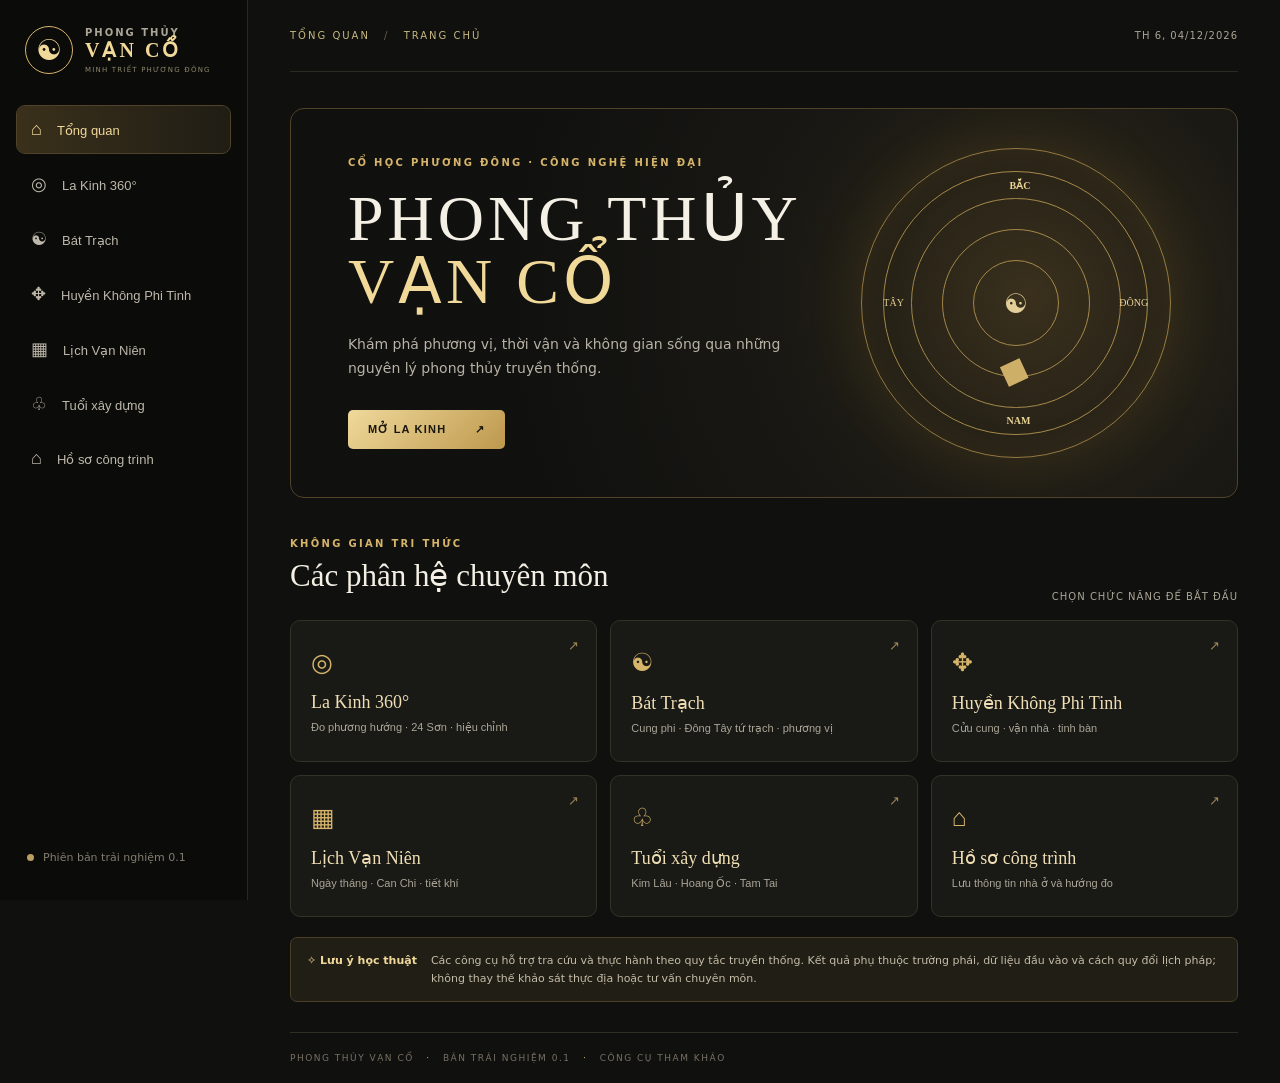
<file: index.html>
<!doctype html>
<html lang="vi">
<head>
<meta charset="utf-8"><meta name="viewport" content="width=device-width,initial-scale=1,viewport-fit=cover"><meta name="theme-color" content="#10100e"><meta name="description" content="Phong Thủy Vạn Cổ – La Kinh, Bát Trạch, Huyền Không và lịch vạn niên.">
<link rel="manifest" href="manifest.webmanifest"><link rel="icon" href="icons/icon-192.png"><link rel="apple-touch-icon" href="icons/icon-192.png"><link rel="stylesheet" href="styles.css"><title>Phong Thủy Vạn Cổ</title>
</head>
<body>
<div class="app-shell">
<aside class="sidebar" id="sidebar"><div class="brand"><div class="brand-mark">☯</div><div><b>PHONG THỦY</b><strong>VẠN CỔ</strong><small>MINH TRIẾT PHƯƠNG ĐÔNG</small></div></div>
<nav id="nav"><button class="nav-item active" data-page="home">⌂ <span>Tổng quan</span></button><button class="nav-item" data-page="compass">◎ <span>La Kinh 360°</span></button><button class="nav-item" data-page="bat-trach">☯ <span>Bát Trạch</span></button><button class="nav-item" data-page="flying">✥ <span>Huyền Không Phi Tinh</span></button><button class="nav-item" data-page="calendar">▦ <span>Lịch Vạn Niên</span></button><button class="nav-item" data-page="age">♧ <span>Tuổi xây dựng</span></button><button class="nav-item" data-page="projects">⌂ <span>Hồ sơ công trình</span></button></nav>
<div class="sidebar-bottom"><div class="status-dot"></div><span>Phiên bản trải nghiệm 0.1</span></div></aside>
<main class="main"><header class="topbar"><button class="menu-btn" id="menuBtn">☰</button><div class="crumb" id="crumb">TỔNG QUAN <span>/</span> TRANG CHỦ</div><div class="top-actions"><span class="today" id="today"></span><button class="gold-outline" id="installBtn" hidden>Cài ứng dụng</button></div></header>
<section id="page-home" class="page active"><div class="hero"><div class="hero-copy"><div class="eyebrow">CỔ HỌC PHƯƠNG ĐÔNG · CÔNG NGHỆ HIỆN ĐẠI</div><h1>PHONG THỦY<br><em>VẠN CỔ</em></h1><p>Khám phá phương vị, thời vận và không gian sống qua những nguyên lý phong thủy truyền thống.</p><button class="gold-btn" data-go="compass">MỞ LA KINH <span>↗</span></button></div><div class="hero-compass"><div class="compass-art"><div class="ring r1"></div><div class="ring r2"></div><div class="ring r3"></div><div class="ring r4"></div><div class="ticks"></div><div class="compass-letters"> <b>BẮC</b><i>ĐÔNG</i><b>NAM</b><i>TÂY</i></div><div class="needle">◆</div><div class="yin">☯</div></div></div></div>
<div class="section-head"><div><div class="eyebrow">KHÔNG GIAN TRI THỨC</div><h2>Các phân hệ chuyên môn</h2></div><span class="muted">CHỌN CHỨC NĂNG ĐỂ BẮT ĐẦU</span></div>
<div class="module-grid"><button class="module-card" data-go="compass"><span class="module-icon">◎</span><b>La Kinh 360°</b><small>Đo phương hướng · 24 Sơn · hiệu chỉnh</small><span class="card-arrow">↗</span></button><button class="module-card" data-go="bat-trach"><span class="module-icon">☯</span><b>Bát Trạch</b><small>Cung phi · Đông Tây tứ trạch · phương vị</small><span class="card-arrow">↗</span></button><button class="module-card" data-go="flying"><span class="module-icon">✥</span><b>Huyền Không Phi Tinh</b><small>Cửu cung · vận nhà · tinh bàn</small><span class="card-arrow">↗</span></button><button class="module-card" data-go="calendar"><span class="module-icon">▦</span><b>Lịch Vạn Niên</b><small>Ngày tháng · Can Chi · tiết khí</small><span class="card-arrow">↗</span></button><button class="module-card" data-go="age"><span class="module-icon">♧</span><b>Tuổi xây dựng</b><small>Kim Lâu · Hoang Ốc · Tam Tai</small><span class="card-arrow">↗</span></button><button class="module-card" data-go="projects"><span class="module-icon">⌂</span><b>Hồ sơ công trình</b><small>Lưu thông tin nhà ở và hướng đo</small><span class="card-arrow">↗</span></button></div>
<div class="notice"><b>✧ Lưu ý học thuật</b><span>Các công cụ hỗ trợ tra cứu và thực hành theo quy tắc truyền thống. Kết quả phụ thuộc trường phái, dữ liệu đầu vào và cách quy đổi lịch pháp; không thay thế khảo sát thực địa hoặc tư vấn chuyên môn.</span></div></section>
<section id="page-compass" class="page"><div class="page-title"><div class="eyebrow">CÔNG CỤ ĐỊNH HƯỚNG</div><h1>La Kinh 360°</h1><p>Đo hướng bằng cảm biến thiết bị hoặc nhập góc đo thủ công.</p></div><div class="two-col"><div class="panel compass-panel"><div class="panel-head"><b>LA BÀN PHƯƠNG VỊ</b><span class="live-tag"><i></i> CẢM BIẾN</span></div><div class="live-compass" id="liveCompass"><div class="dial"><div class="cardinal north">BẮC</div><div class="cardinal east">ĐÔNG</div><div class="cardinal south">NAM</div><div class="cardinal west">TÂY</div><div class="degree d0">0°</div><div class="degree d45">45°</div><div class="degree d90">90°</div><div class="degree d135">135°</div><div class="degree d180">180°</div><div class="degree d225">225°</div><div class="degree d270">270°</div><div class="degree d315">315°</div><div class="dial-needle">▲</div><div class="dial-center">☯</div></div></div><div class="bearing"><strong id="bearingValue">—°</strong><span id="bearingName">Chưa có dữ liệu cảm biến</span></div><div class="button-row"><button class="gold-btn" id="sensorBtn">BẬT LA BÀN</button><button class="subtle-btn" id="calibrateBtn">Hiệu chỉnh</button></div><div class="manual-entry"><label>Hoặc nhập góc phương vị (0–359°)</label><div class="inline-form"><input type="number" id="manualBearing" min="0" max="359" placeholder="Ví dụ: 157"><button class="gold-btn" id="applyBearing">Áp dụng</button></div></div><p class="microcopy" id="sensorHelp">Cảm biến hướng thường cần HTTPS và quyền truy cập. Một số thiết bị không hỗ trợ đo la bàn.</p></div>
<div class="panel"><div class="panel-head"><b>TRA CỨU 24 SƠN</b><span class="muted">VÒNG LA KINH</span></div><div class="mountain-result"><div class="big-degree" id="mountainDegree">—</div><div><b id="mountainName">Chưa xác định</b><small id="mountainElement">Nhập hoặc đo góc để tra cứu</small></div></div><div class="mountain-list" id="mountainList"></div><div class="info-strip">Bắc từ và Bắc thật có thể khác nhau do độ từ thiên địa phương. Cần hiệu chỉnh và kiểm tra nhiễu từ trường trước khi sử dụng.</div></div></div></section>
<section id="page-bat-trach" class="page"><div class="page-title"><div class="eyebrow">MỆNH QUÁI & PHƯƠNG VỊ</div><h1>Bát Trạch Minh Cảnh</h1><p>Tra cứu cung phi theo năm sinh và giới tính. Cần xác định năm sinh âm lịch nếu sinh gần Tết.</p></div><div class="panel form-panel"><div class="form-grid"><label>Năm sinh dương lịch<input id="birthYear" type="number" min="1900" max="2100" placeholder="Ví dụ: 1988"></label><label>Giới tính<select id="birthGender"><option value="male">Nam</option><option value="female">Nữ</option></select></label><label class="wide">Ghi chú<input id="birthNote" placeholder="Ví dụ: ngày sinh trước/sau Tết âm lịch (không bắt buộc)"></label></div><button class="gold-btn" id="calcBatTrach">TÍNH CUNG PHI</button><div id="batTrachResult" class="result-area empty">Nhập năm sinh để xem kết quả.</div></div></section>
<section id="page-flying" class="page"><div class="page-title"><div class="eyebrow">TAM NGUYÊN · CỬU VẬN</div><h1>Huyền Không Phi Tinh</h1><p>Khung nhập dữ liệu lập tinh bàn. Bản trải nghiệm trình bày Cửu cung và dữ liệu đầu vào; chưa thay thế phép lập bàn đã thẩm định theo từng trường phái.</p></div><div class="two-col"><div class="panel"><div class="form-grid"><label>Năm xây dựng / nhập trạch<input id="houseYear" type="number" min="1800" max="2200" placeholder="Ví dụ: 2024"></label><label>Hướng nhà (độ)<input id="houseBearing" type="number" min="0" max="359" placeholder="0–359"></label><label>Trường phái<select id="school"><option value="tamnguyen">Tam Nguyên Phi Tinh</option><option value="other">Trường phái khác (chưa hỗ trợ lập bàn)</option></select></label><label>Thời điểm xác lập vận<select id="periodBasis"><option>Thời điểm xây dựng</option><option>Thời điểm hoàn công</option><option>Thời điểm nhập trạch</option></select></label></div><button class="gold-btn" id="makeFlying">TẠO HỒ SƠ TINH BÀN</button><div id="flyingResult" class="result-area empty">Chưa có dữ liệu tinh bàn.</div></div><div class="panel"><div class="panel-head"><b>MINH HỌA CỬU CUNG</b><span class="muted">LƯỚI 3 × 3</span></div><div class="grid-nine" id="nineGrid"></div><div class="info-strip">Tinh bàn chính xác cần quy tắc xác định vận, tọa–hướng, phân kim và cách an tinh được chọn. Không tự suy diễn khi thiếu dữ liệu.</div></div></div></section>
<section id="page-calendar" class="page"><div class="page-title"><div class="eyebrow">TRA CỨU THỜI GIAN</div><h1>Lịch Vạn Niên</h1><p>Lịch dương và tra cứu ngày. Chuyển đổi âm lịch/Can Chi đầy đủ sẽ được bổ sung sau khi tích hợp thư viện lịch pháp đã kiểm chứng.</p></div><div class="panel calendar-panel"><div class="calendar-top"><button class="subtle-btn" id="prevMonth">‹</button><h2 id="monthLabel"></h2><button class="subtle-btn" id="nextMonth">›</button></div><div class="calendar-grid" id="calendarGrid"></div><div class="selected-date" id="selectedDate"></div></div></section>
<section id="page-age" class="page"><div class="page-title"><div class="eyebrow">THAM KHẢO TUỔI LÀM NHÀ</div><h1>Tuổi xây dựng</h1><p>Tra cứu nhanh các tiêu chí Kim Lâu, Hoang Ốc, Tam Tai theo tuổi mụ và năm dự kiến.</p></div><div class="panel form-panel"><div class="form-grid"><label>Năm sinh<input type="number" id="ageBirth" placeholder="Ví dụ: 1985"></label><label>Năm dự kiến xây<input type="number" id="buildYear" placeholder="Ví dụ: 2027"></label></div><button class="gold-btn" id="calcAge">KIỂM TRA TUỔI</button><div class="result-area empty" id="ageResult">Nhập năm sinh và năm dự kiến xây dựng.</div><p class="microcopy">Cách tính dân gian có nhiều dị bản. Kết quả tham khảo cần đối chiếu quy ước tuổi mụ và trường phái gia đình sử dụng.</p></div></section>
<section id="page-projects" class="page"><div class="page-title"><div class="eyebrow">THƯ VIỆN CÁ NHÂN</div><h1>Hồ sơ công trình</h1><p>Lưu hồ sơ nhà ở, văn phòng, cửa hàng và ghi chú khảo sát trên thiết bị này.</p></div><div class="panel form-panel"><div class="form-grid"><label>Tên công trình<input id="projectName" placeholder="Ví dụ: Nhà ở gia đình"></label><label>Loại công trình<select id="projectType"><option>Nhà ở</option><option>Văn phòng</option><option>Cửa hàng</option><option>Đất / dự án</option><option>Khác</option></select></label><label>Địa chỉ<input id="projectAddress" placeholder="Địa chỉ hoặc khu vực"></label><label>Hướng nhà (độ)<input id="projectBearing" type="number" min="0" max="359" placeholder="0–359"></label><label class="wide">Ghi chú<textarea id="projectNotes" rows="3" placeholder="Thông tin khảo sát, ngày đo, người đo..."></textarea></label></div><button class="gold-btn" id="saveProject">LƯU HỒ SƠ</button><div id="projectList" class="project-list"></div></div></section>
<footer>PHONG THỦY VẠN CỔ <span>·</span> BẢN TRẢI NGHIỆM 0.1 <span>·</span> CÔNG CỤ THAM KHẢO</footer>
</main></div><div id="toast" class="toast"></div><script src="app.js"></script></body></html>
</file>
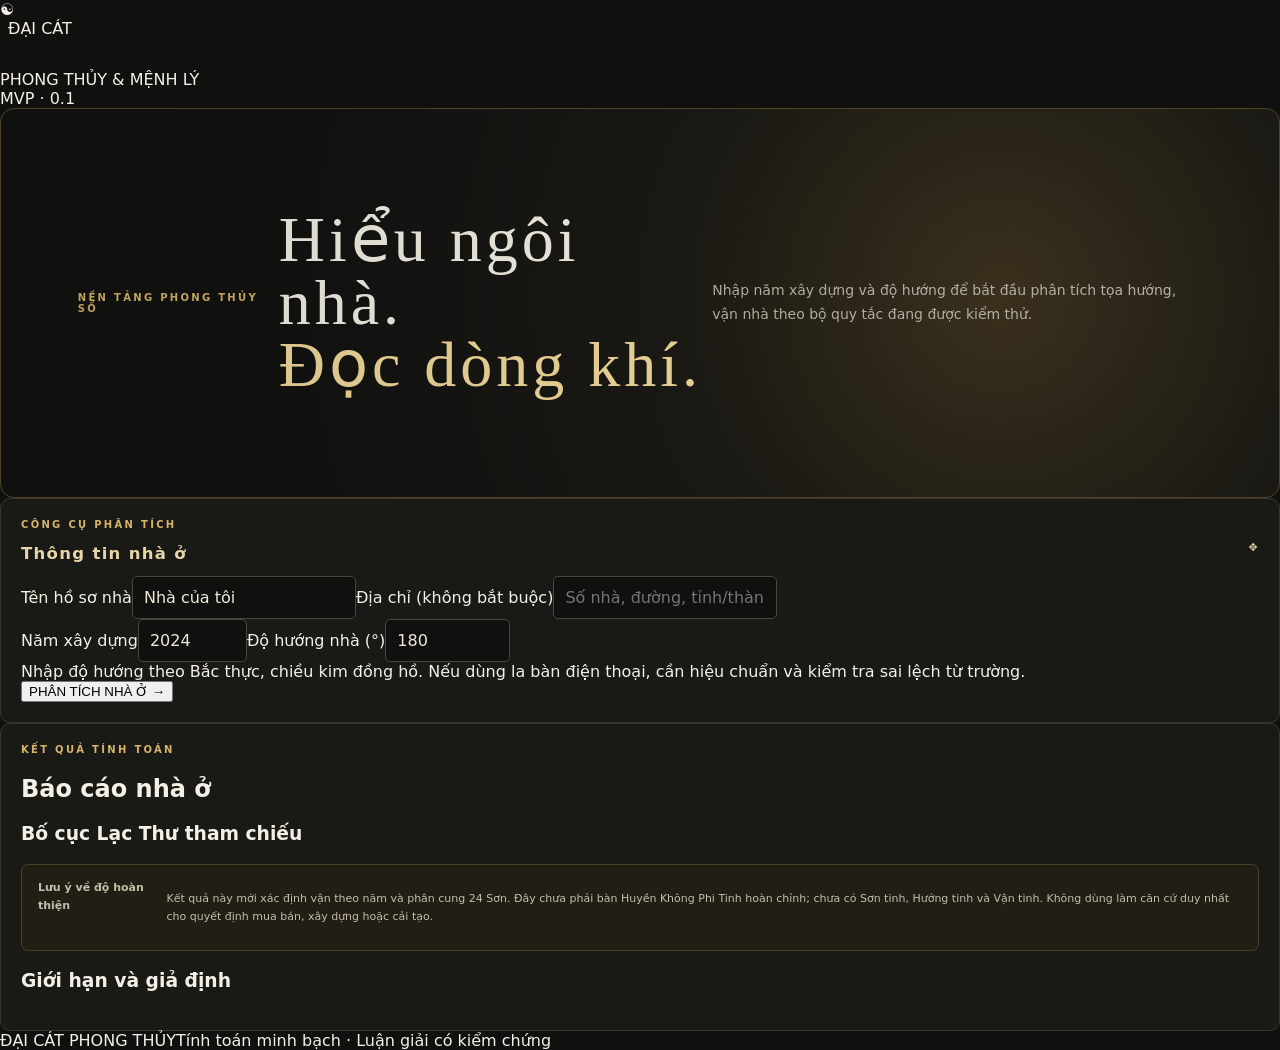
<file: frontend/index.html>
<!doctype html>
<html lang="vi"><head><meta charset="utf-8"><meta name="viewport" content="width=device-width,initial-scale=1"><meta name="theme-color" content="#171511"><title>Đại Cát Phong Thủy</title><link rel="stylesheet" href="/styles.css"></head>
<body><header class="top"><div class="brandmark">☯</div><div><div class="brand">ĐẠI CÁT</div><div class="subbrand">PHONG THỦY & MỆNH LÝ</div></div><span class="tag">MVP · 0.1</span></header>
<main><section class="hero"><div class="eyebrow">NỀN TẢNG PHONG THỦY SỐ</div><h1>Hiểu ngôi nhà.<br><em>Đọc dòng khí.</em></h1><p>Nhập năm xây dựng và độ hướng để bắt đầu phân tích tọa hướng, vận nhà theo bộ quy tắc đang được kiểm thử.</p></section>
<section class="panel"><div class="panel-head"><div><div class="eyebrow">CÔNG CỤ PHÂN TÍCH</div><h2>Thông tin nhà ở</h2></div><span class="compass">✥</span></div>
<form id="analysisForm"><label>Tên hồ sơ nhà<input name="house_name" value="Nhà của tôi" maxlength="160"></label><label>Địa chỉ <span class="optional">(không bắt buộc)</span><input name="address" placeholder="Số nhà, đường, tỉnh/thành"></label><div class="fields"><label>Năm xây dựng<input name="construction_year" type="number" min="1864" max="2083" value="2024" required></label><label>Độ hướng nhà (°)<input name="facing_degrees" type="number" min="0" max="359.99" step="0.1" value="180" required></label></div><div class="hint">Nhập độ hướng theo Bắc thực, chiều kim đồng hồ. Nếu dùng la bàn điện thoại, cần hiệu chuẩn và kiểm tra sai lệch từ trường.</div><button type="submit">PHÂN TÍCH NHÀ Ở <span>→</span></button></form><div id="status" role="status"></div></section>
<section id="result" class="panel result hidden"><div class="eyebrow">KẾT QUẢ TÍNH TOÁN</div><h2 id="resultTitle">Báo cáo nhà ở</h2><div class="metrics" id="metrics"></div><h3>Bố cục Lạc Thư tham chiếu</h3><div id="grid" class="luoshu"></div><div class="notice"><strong>Lưu ý về độ hoàn thiện</strong><p>Kết quả này mới xác định vận theo năm và phân cung 24 Sơn. Đây chưa phải bàn Huyền Không Phi Tinh hoàn chỉnh; chưa có Sơn tinh, Hướng tinh và Vận tinh. Không dùng làm căn cứ duy nhất cho quyết định mua bán, xây dựng hoặc cải tạo.</p></div><h3>Giới hạn và giả định</h3><ul id="limits"></ul></section>
<section class="foot"><span>ĐẠI CÁT PHONG THỦY</span><span>Tính toán minh bạch · Luận giải có kiểm chứng</span></section></main><script src="/app.js"></script></body></html>
</file>
<file: styles.css>
:root{--bg:#10100e;--panel:#191916;--panel2:#20201b;--gold:#d6b46a;--gold2:#f1d99a;--line:#38352a;--muted:#aaa596;--text:#f4f0e5}*{box-sizing:border-box}body{margin:0;background:var(--bg);color:var(--text);font-family:Inter,ui-sans-serif,system-ui,-apple-system,"Segoe UI",sans-serif}.app-shell{min-height:100vh}.sidebar{width:248px;position:fixed;inset:0 auto 0 0;background:#0b0b09;border-right:1px solid #29271f;padding:26px 17px;display:flex;flex-direction:column;z-index:5}.brand{display:flex;gap:12px;align-items:center;padding:0 8px 32px}.brand-mark{width:48px;height:48px;border:1px solid var(--gold);border-radius:50%;display:grid;place-items:center;color:var(--gold2);font-size:29px}.brand b,.brand strong,.brand small{display:block;letter-spacing:2px}.brand b{font-size:10px;color:var(--muted)}.brand strong{font-family:Georgia,serif;font-size:20px;color:var(--gold2);letter-spacing:3px}.brand small{font-size:7px;color:#8f886f;margin-top:4px;letter-spacing:1.2px}nav{display:grid;gap:7px}.nav-item{border:0;background:transparent;color:#bdb8aa;text-align:left;padding:13px 14px;border-radius:8px;font-size:18px;cursor:pointer}.nav-item span{font-size:13px;margin-left:10px}.nav-item:hover,.nav-item.active{background:linear-gradient(90deg,#3a301b,#201d15);color:var(--gold2);outline:1px solid #514329}.sidebar-bottom{margin-top:auto;color:#827d70;font-size:11px;display:flex;gap:9px;align-items:center;padding:10px}.status-dot,.live-tag i{width:7px;height:7px;border-radius:50%;background:#b9a05e;display:inline-block}.main{margin-left:248px;min-height:100vh;padding:0 42px;max-width:1600px}.topbar{height:72px;border-bottom:1px solid #2b2921;display:flex;align-items:center;justify-content:space-between}.crumb{font-size:10px;letter-spacing:2px;color:#c7b982}.crumb span{color:#665f4d;margin:0 9px}.top-actions{display:flex;gap:15px;align-items:center}.today,.muted{font-size:10px;color:var(--muted);letter-spacing:1px}.menu-btn{display:none;background:none;color:var(--gold);border:0;font-size:22px}.page{display:none;padding:36px 0 30px}.page.active{display:block}.hero{min-height:390px;border:1px solid #514329;border-radius:14px;overflow:hidden;position:relative;background:radial-gradient(circle at 78% 48%,#3b311d 0,#1a1914 32%,#11110f 68%);display:flex;align-items:center;padding:48px 6%}.hero:after{content:"";position:absolute;inset:0;background:linear-gradient(90deg,rgba(12,12,10,.12),transparent);pointer-events:none}.hero-copy{position:relative;z-index:2;max-width:480px}.eyebrow{font-size:10px;letter-spacing:2.3px;color:var(--gold);font-weight:700}.hero h1{font:normal clamp(38px,5vw,66px)/.98 Georgia,serif;letter-spacing:4px;margin:20px 0}.hero h1 em{font-style:normal;color:var(--gold2)}.hero p,.page-title p{color:#b8b3a6;line-height:1.7;font-size:14px;max-width:490px}.gold-btn{background:linear-gradient(135deg,#f0d99b,#bd984d);border:0;border-radius:5px;padding:13px 20px;color:#1a160c;font-weight:800;font-size:11px;letter-spacing:1.2px;cursor:pointer}.gold-btn:hover{filter:brightness(1.08)}.hero .gold-btn{margin-top:15px}.hero .gold-btn span{margin-left:24px}.hero-compass{position:absolute;right:7%;top:50%;transform:translateY(-50%)}.compass-art{width:min(34vw,310px);height:min(34vw,310px);border:1px solid #9a7d42;border-radius:50%;display:grid;place-items:center;position:relative;box-shadow:0 0 60px #b58d3820,inset 0 0 35px #b58d381c}.ring{position:absolute;border:1px solid #a98c4c;border-radius:50%}.r1{inset:7%}.r2{inset:16%}.r3{inset:26%}.r4{inset:36%}.compass-letters{position:absolute;inset:0;color:var(--gold2);font:10px Georgia}.compass-letters b,.compass-letters i{position:absolute;font-style:normal}.compass-letters b:first-child{top:10%;left:48%}.compass-letters i:nth-child(2){right:7%;top:48%}.compass-letters b:nth-child(3){bottom:10%;left:47%}.compass-letters i:last-child{left:7%;top:48%}.needle{color:#d4b46b;font-size:40px;transform:rotate(20deg)}.yin{position:absolute;color:#e8d49d;font-size:27px}.section-head{display:flex;align-items:end;justify-content:space-between;margin:40px 0 18px}.section-head h2,.page-title h1{font:normal 31px Georgia,serif;margin:8px 0}.module-grid{display:grid;grid-template-columns:repeat(3,1fr);gap:13px}.module-card{position:relative;text-align:left;background:var(--panel);border:1px solid #343126;border-radius:10px;padding:20px;color:var(--text);min-height:142px;cursor:pointer}.module-card:hover{border-color:#b89a5a;transform:translateY(-2px)}.module-icon{display:block;font-size:25px;color:var(--gold);margin-bottom:15px}.module-card b{display:block;font:normal 18px Georgia,serif;color:#f0dfb4}.module-card small{display:block;color:#aaa596;margin-top:8px;font-size:11px}.card-arrow{position:absolute;right:17px;top:17px;color:#9d8756}.notice,.info-strip{background:#211e15;border:1px solid #4a3e25;color:#c5bda9;padding:14px 16px;border-radius:7px;font-size:11px;line-height:1.6}.notice{margin-top:20px;display:flex;gap:14px}.notice b{color:var(--gold2);white-space:nowrap}.page-title{margin-bottom:25px}.page-title h1{font-size:38px}.two-col{display:grid;grid-template-columns:1fr 1fr;gap:17px}.panel{background:var(--panel);border:1px solid #38352a;border-radius:10px;padding:20px}.panel-head{display:flex;justify-content:space-between;align-items:center;font-size:11px;letter-spacing:1.3px;color:#e7d5a8}.live-tag{font-size:9px;color:#aaa18d}.live-tag i{margin-right:6px}.live-compass{display:grid;place-items:center;padding:20px}.dial{width:min(100%,300px);aspect-ratio:1;border-radius:50%;border:1px solid #b99a55;position:relative;background:repeating-conic-gradient(from 0deg,#3b3321 0deg 1deg,#171713 1deg 5deg);box-shadow:inset 0 0 0 9px #191916,inset 0 0 0 10px #88703c}.dial:before,.dial:after{content:"";position:absolute;border:1px solid #8e7542;border-radius:50%;inset:12%}.dial:after{inset:26%}.cardinal{position:absolute;color:var(--gold2);font:12px Georgia;z-index:2}.north{top:7%;left:45%}.east{right:5%;top:47%}.south{bottom:7%;left:45%}.west{left:5%;top:47%}.degree{position:absolute;color:#b9a36e;font-size:9px}.d0{top:18%;left:49%}.d45{top:29%;right:22%}.d90{right:16%;top:49%}.d135{bottom:28%;right:22%}.d180{bottom:18%;left:49%}.d225{bottom:28%;left:22%}.d270{left:16%;top:49%}.d315{top:29%;left:22%}.dial-needle{position:absolute;top:23%;left:46%;font-size:36px;color:#e3c578;transform-origin:50% 105%;z-index:3;text-shadow:0 2px 8px #000}.dial-center{position:absolute;inset:42%;border:1px solid var(--gold);border-radius:50%;display:grid;place-items:center;color:var(--gold2);font-size:24px;background:#11110f;z-index:4}.bearing{text-align:center;display:flex;flex-direction:column;gap:3px}.bearing strong{font:40px Georgia;color:var(--gold2)}.bearing span{font-size:11px;color:var(--muted)}.button-row{display:flex;justify-content:center;gap:9px;margin:16px 0}.subtle-btn,.gold-outline{background:transparent;border:1px solid #655638;color:#d7c28e;border-radius:5px;padding:10px 14px;cursor:pointer;font-size:11px}.manual-entry{border-top:1px solid #373329;padding-top:15px}.manual-entry label,.form-grid label{display:flex;flex-direction:column;gap:8px;color:#c8c1b1;font-size:11px}.inline-form{display:flex;gap:8px;margin-top:8px}.inline-form input{flex:1}.microcopy{font-size:10px;line-height:1.5;color:#918b7d}.input, input,select,textarea{background:#10100e;border:1px solid #4a4639;color:#eee8d9;border-radius:5px;padding:11px;font:inherit;min-width:0}input:focus,select:focus,textarea:focus{outline:1px solid var(--gold)}.mountain-result{display:flex;align-items:center;gap:15px;padding:20px 0}.big-degree{font:44px Georgia;color:var(--gold2)}.mountain-result b,.mountain-result small{display:block}.mountain-result small{color:var(--muted);font-size:11px;margin-top:5px}.mountain-list{display:grid;grid-template-columns:repeat(4,1fr);gap:5px;margin-bottom:15px}.mountain-chip{padding:8px 4px;border:1px solid #49412e;border-radius:4px;text-align:center;font-size:10px;color:#c8b57e}.mountain-chip.active{background:#574522;color:#fff0c4}.form-panel{max-width:850px}.form-grid{display:grid;grid-template-columns:1fr 1fr;gap:17px;margin-bottom:20px}.form-grid .wide{grid-column:1/-1}.result-area{margin-top:20px;border-top:1px solid #39352b;padding-top:17px;line-height:1.7;font-size:13px}.result-area.empty{color:#8e897c;font-size:12px}.result-highlight{color:var(--gold2);font:22px Georgia;margin-bottom:8px}.result-area ul{padding-left:19px;color:#c9c2b4}.grid-nine{display:grid;grid-template-columns:repeat(3,1fr);gap:5px;margin:20px 0}.palace{aspect-ratio:1;background:#242218;border:1px solid #645333;display:flex;flex-direction:column;align-items:center;justify-content:center;gap:5px}.palace b{font:25px Georgia;color:var(--gold2)}.palace small{font-size:10px;color:#bcb39c}.calendar-panel{max-width:800px}.calendar-top{display:flex;align-items:center;justify-content:space-between}.calendar-top h2{font:22px Georgia;color:var(--gold2)}.calendar-grid{display:grid;grid-template-columns:repeat(7,1fr);gap:5px;margin-top:15px}.day-name,.day-cell{padding:12px 4px;text-align:center;font-size:12px}.day-name{color:var(--gold);font-size:10px}.day-cell{background:#222119;border:1px solid transparent;border-radius:5px;cursor:pointer;color:#e8e1d1}.day-cell.muted-day{opacity:.28}.day-cell.selected{border-color:var(--gold);background:#4a3b1e}.day-cell.today-cell{color:var(--gold2)}.selected-date{padding:14px;margin-top:15px;background:#211e15;border-radius:6px;color:#d8c99f;font-size:12px}.project-list{margin-top:20px;display:grid;gap:9px}.project-item{padding:13px;background:#222119;border:1px solid #49412e;border-radius:6px;display:flex;justify-content:space-between;gap:12px;font-size:12px}.project-item small{display:block;color:var(--muted);margin-top:4px}.delete-btn{background:none;border:0;color:#c68d73;cursor:pointer}footer{border-top:1px solid #302d24;padding:20px 0;color:#777163;font-size:9px;letter-spacing:1.5px}footer span{color:var(--gold);padding:0 8px}.toast{position:fixed;bottom:22px;left:50%;transform:translateX(-50%);background:#e4cd91;color:#17140d;padding:11px 18px;border-radius:6px;font-size:12px;opacity:0;pointer-events:none;transition:.2s;z-index:20}.toast.show{opacity:1}.info-strip{margin-top:14px;font-size:10px}
@media(max-width:1000px){.main{padding:0 25px}.sidebar{width:220px}.main{margin-left:220px}.module-grid{grid-template-columns:repeat(2,1fr)}.hero-compass{right:4%}.compass-art{width:250px;height:250px}}
@media(max-width:720px){.sidebar{transform:translateX(-100%);transition:.25s;width:260px}.sidebar.open{transform:translateX(0)}.main{margin-left:0;padding:0 16px}.menu-btn{display:block}.topbar{height:60px}.crumb{font-size:9px}.today{display:none}.page{padding-top:24px}.hero{min-height:430px;padding:30px 24px;align-items:flex-start}.hero-copy{max-width:100%}.hero p{max-width:75%}.hero-compass{right:6%;top:auto;bottom:18px;transform:none;opacity:.6}.compass-art{width:180px;height:180px}.module-grid{grid-template-columns:1fr 1fr;gap:9px}.module-card{padding:14px;min-height:145px}.module-card b{font-size:15px}.module-card small{font-size:10px}.section-head{align-items:start;gap:10px}.section-head .muted{max-width:110px;text-align:right;line-height:1.5}.two-col{grid-template-columns:1fr}.page-title h1{font-size:32px}.form-grid{grid-template-columns:1fr}.form-grid .wide{grid-column:auto}.panel{padding:15px}.notice{display:block}.notice span{display:block;margin-top:6px}.dial{width:min(100%,280px)}}
</file>
